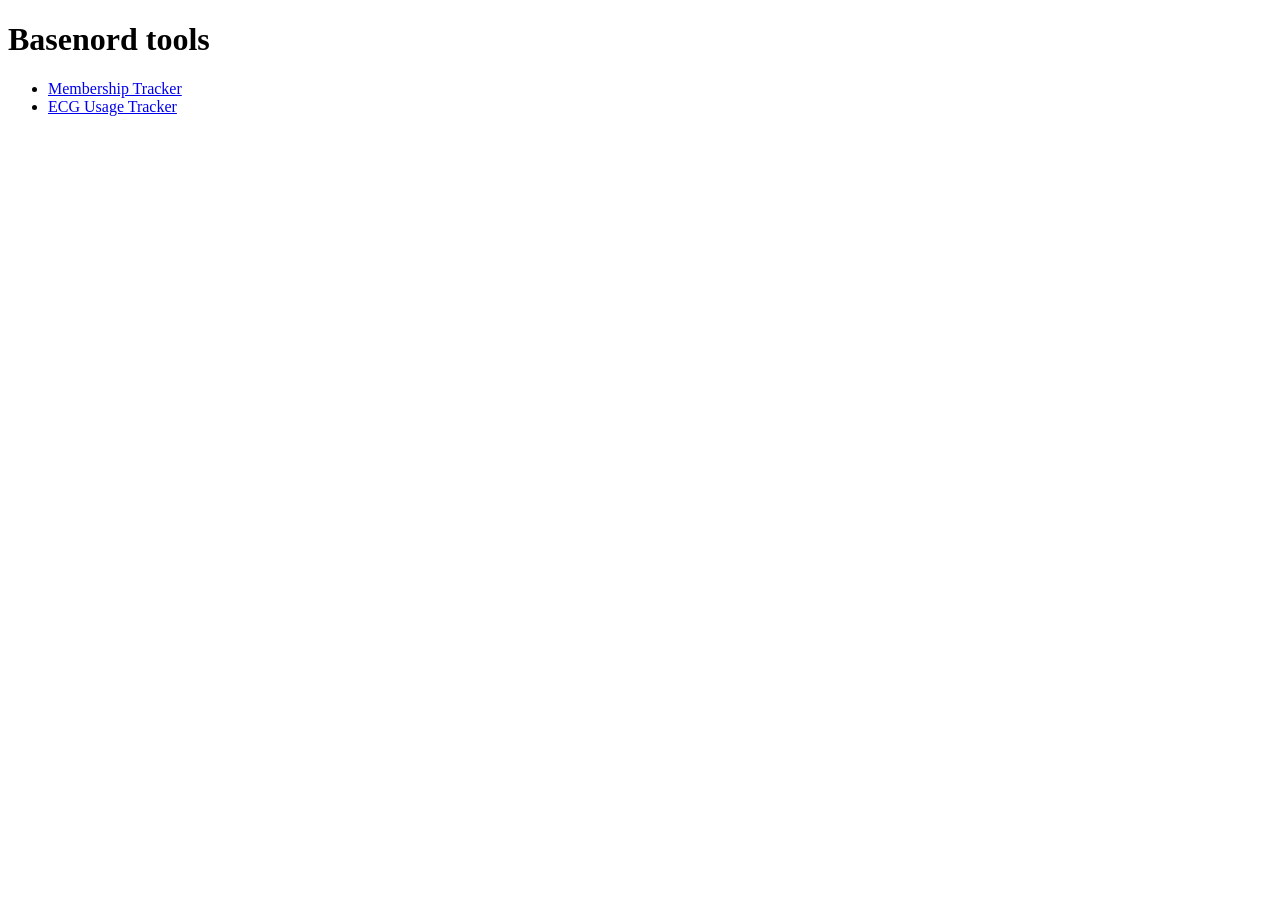
<file: index.html>
<!doctype html>
<html lang="en"><head><meta charset="utf-8"><meta name="viewport" content="width=device-width, initial-scale=1"><title>Basenord</title></head>
<body><h1>Basenord tools</h1><ul>
<li><a href="membership-tracker/">Membership Tracker</a></li>
<li><a href="ecg-tracker/">ECG Usage Tracker</a></li>
</ul></body></html>
</file>
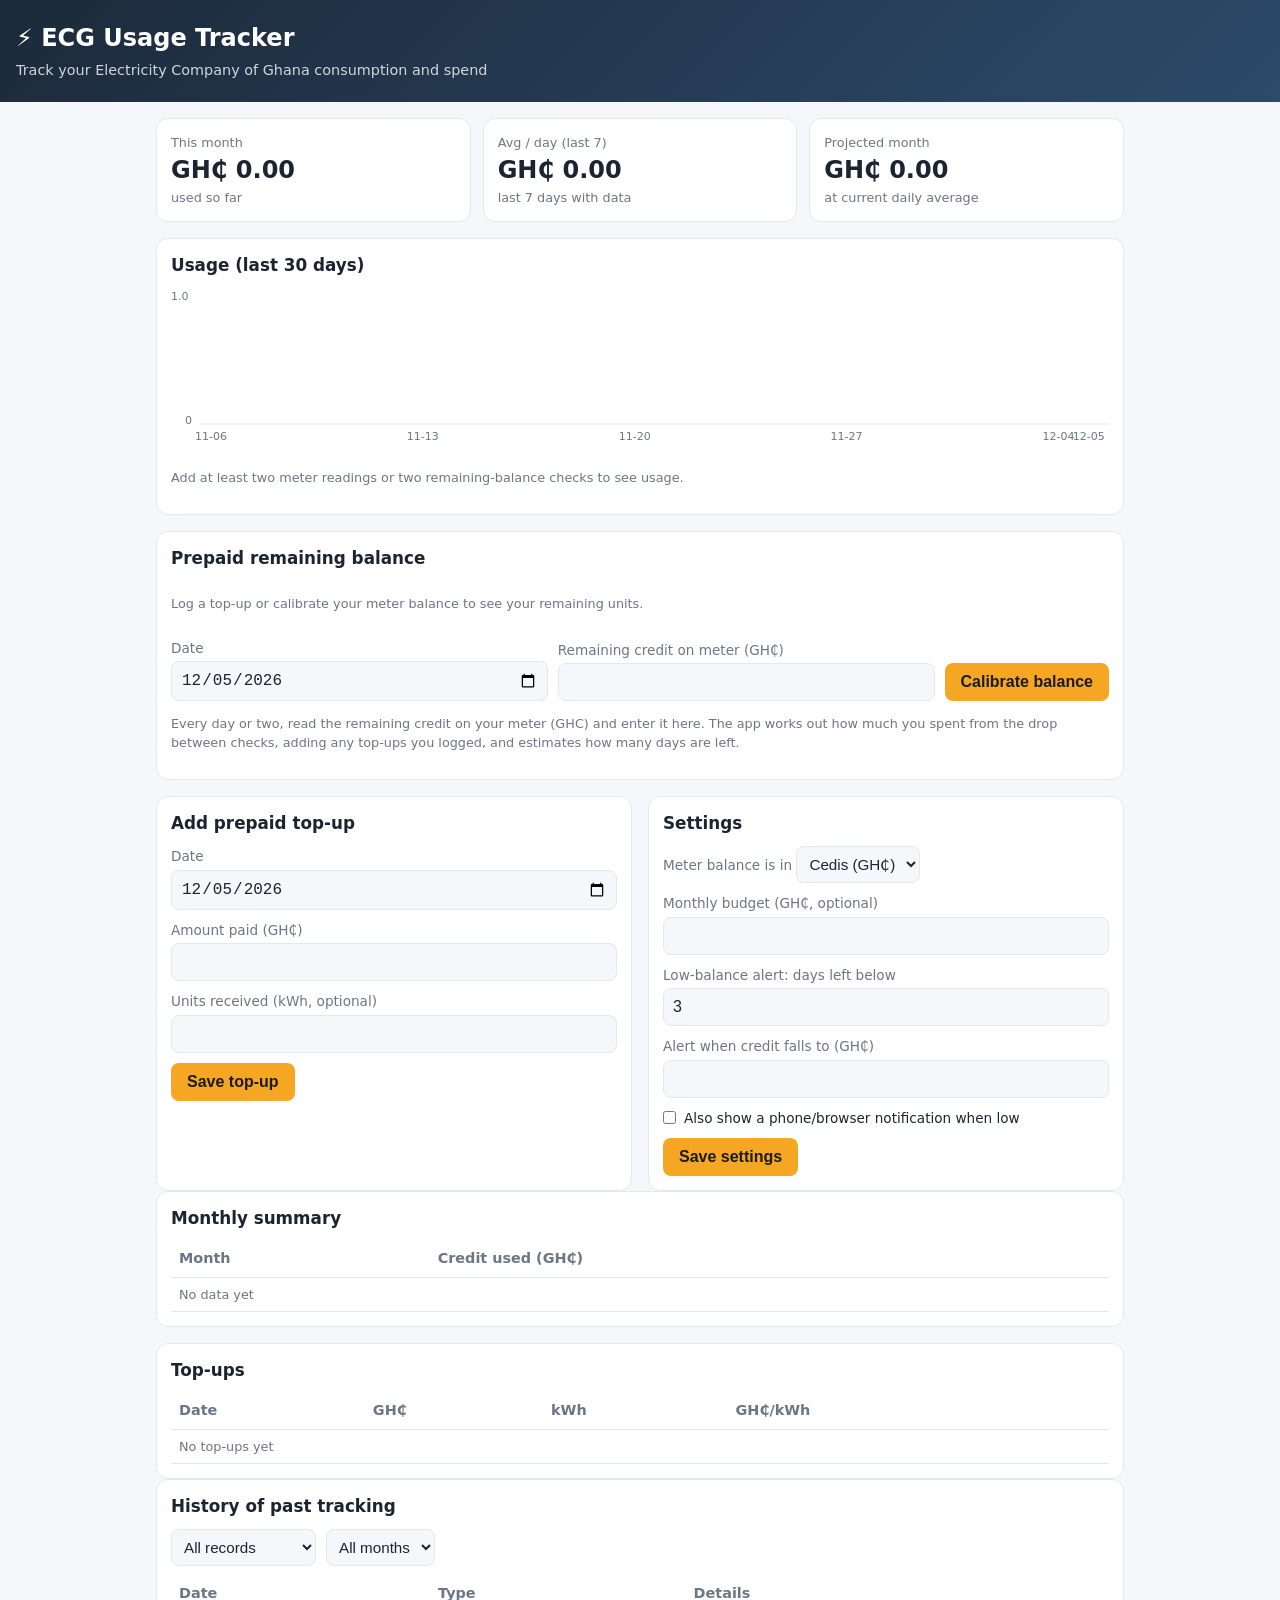
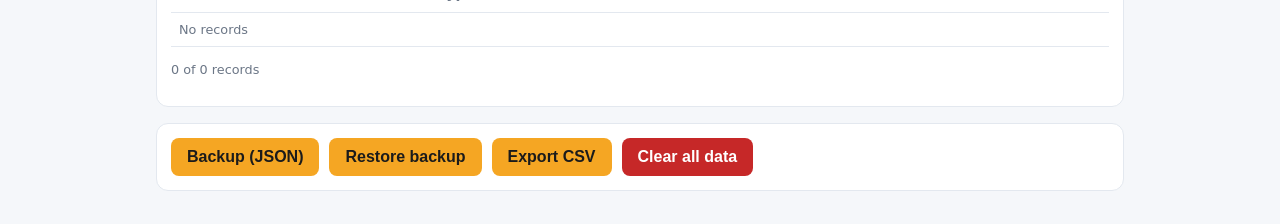
<file: ecg-tracker/index.html>
<!doctype html>
<html lang="en">
<head>
<meta charset="utf-8">
<meta name="viewport" content="width=device-width, initial-scale=1">
<title>ECG Usage Tracker</title>
<link rel="stylesheet" href="style.css">
<link rel="manifest" href="manifest.webmanifest">
<link rel="icon" href="icon.svg" type="image/svg+xml">
<link rel="apple-touch-icon" href="icon-192.png">
<meta name="theme-color" content="#1c2a3a">
</head>
<body>
<header>
  <h1>⚡ ECG Usage Tracker</h1>
  <p class="sub">Track your Electricity Company of Ghana consumption and spend</p>
</header>

<main>
  <div id="alert" class="alert" role="alert" hidden></div>
  <div id="offline" class="muted" hidden>Offline — your data is saved on this device.</div>
  <section class="cards" id="stats"></section>

  <section class="panel">
    <h2>Usage (last 30 days)</h2>
    <canvas id="chart" height="160"></canvas>
    <p id="chart-empty" class="muted" hidden>Add at least two meter readings or two remaining-balance checks to see usage.</p>
  </section>

  <section class="panel" id="balance-panel">
    <h2>Prepaid remaining balance</h2>
    <div id="balance-box"></div>
    <form id="balance-form" class="inline">
      <label>Date <input type="date" id="b-date" required></label>
      <label id="l-bal">Units showing on meter (kWh) <input type="number" id="b-units" step="0.01" min="0" required></label>
      <button type="submit">Calibrate balance</button>
    </form>
    <p id="bal-help" class="muted">Check your meter every day or two and enter the remaining units it shows. The app works out your usage from the drop between checks (adding any top-ups you logged), so you do not need a total reading.</p>
  </section>

  <div class="grid">
    <section class="panel kwh-only">
      <h2>Add meter reading <span class="muted">(only if your meter shows a total kWh)</span></h2>
      <form id="reading-form">
        <label>Date <input type="date" id="r-date" required></label>
        <label>Meter reading (kWh / units) <input type="number" id="r-value" step="0.01" min="0" required></label>
        <button type="submit">Save reading</button>
      </form>
      <p class="muted">Tip: read your meter at the same time each day for accurate daily usage. Prepaid? Press the meter's “remaining units” button and also log your top-ups below.</p>
    </section>

    <section class="panel">
      <h2>Add prepaid top-up</h2>
      <form id="topup-form">
        <label>Date <input type="date" id="t-date" required></label>
        <label>Amount paid (GH₵) <input type="number" id="t-amount" step="0.01" min="0" required></label>
        <label id="l-t-units">Units received (kWh) <input type="number" id="t-units" step="0.01" min="0" required></label>
        <button type="submit">Save top-up</button>
      </form>
    </section>

    <section class="panel">
      <h2>Settings</h2>
      <form id="settings-form">
        <label>Meter balance is in <select id="s-unit"><option value="ghs">Cedis (GH₵)</option><option value="kwh">Units (kWh)</option></select></label>
        <label class="kwh-only">Tariff (GH₵ per kWh) <input type="number" id="s-rate" step="0.0001" min="0" required></label>
        <label class="kwh-only">Monthly service charge (GH₵) <input type="number" id="s-service" step="0.01" min="0" required></label>
        <label>Monthly budget (GH₵, optional) <input type="number" id="s-budget" step="0.01" min="0"></label>
        <label>Low-balance alert: days left below <input type="number" id="s-alert-days" step="0.5" min="0"></label>
        <label id="l-alert-level">Alert when credit falls to (GH₵) <input type="number" id="s-alert-level" step="0.1" min="0"></label>
        <label class="check"><input type="checkbox" id="s-notify"> Also show a phone/browser notification when low</label>
        <button type="submit">Save settings</button>
      </form>
      <p class="muted kwh-only">Check the current PURC/ECG tariff for your customer class and enter it here — rates change over time. Costs shown are estimates.</p>
    </section>
  </div>

  <section class="panel">
    <h2>Monthly summary</h2>
    <div class="table-wrap"><table id="months"><thead><tr><th>Month</th><th id="m-h1">kWh used</th><th id="m-h2">Est. cost (GH₵)</th></tr></thead><tbody></tbody></table></div>
  </section>

  <div class="grid two">
    <section class="panel kwh-only">
      <h2>Readings</h2>
      <div class="table-wrap"><table id="readings"><thead><tr><th>Date</th><th>Reading</th><th>Used since previous</th><th></th></tr></thead><tbody></tbody></table></div>
    </section>
    <section class="panel">
      <h2>Top-ups</h2>
      <div class="table-wrap"><table id="topups"><thead><tr><th>Date</th><th>GH₵</th><th>kWh</th><th>GH₵/kWh</th><th></th></tr></thead><tbody></tbody></table></div>
    </section>
  </div>

  <section class="panel">
    <h2>History of past tracking</h2>
    <div class="filters">
      <select id="h-type"><option value="">All records</option><option value="reading">Readings</option><option value="topup">Top-ups</option><option value="balance">Balance checks</option></select>
      <select id="h-month"><option value="">All months</option></select>
    </div>
    <div class="table-wrap"><table id="history"><thead><tr><th>Date</th><th>Type</th><th>Details</th><th></th></tr></thead><tbody></tbody></table></div>
    <p id="h-count" class="muted"></p>
  </section>

  <section class="panel actions">
    <button id="backup">Backup (JSON)</button>
    <button id="restore">Restore backup</button>
    <input type="file" id="restore-file" accept="application/json" hidden>
    <button id="export">Export CSV</button>
    <button id="clear" class="danger">Clear all data</button>
  </section>
</main>

<script src="app.js"></script>
</body>
</html>
</file>
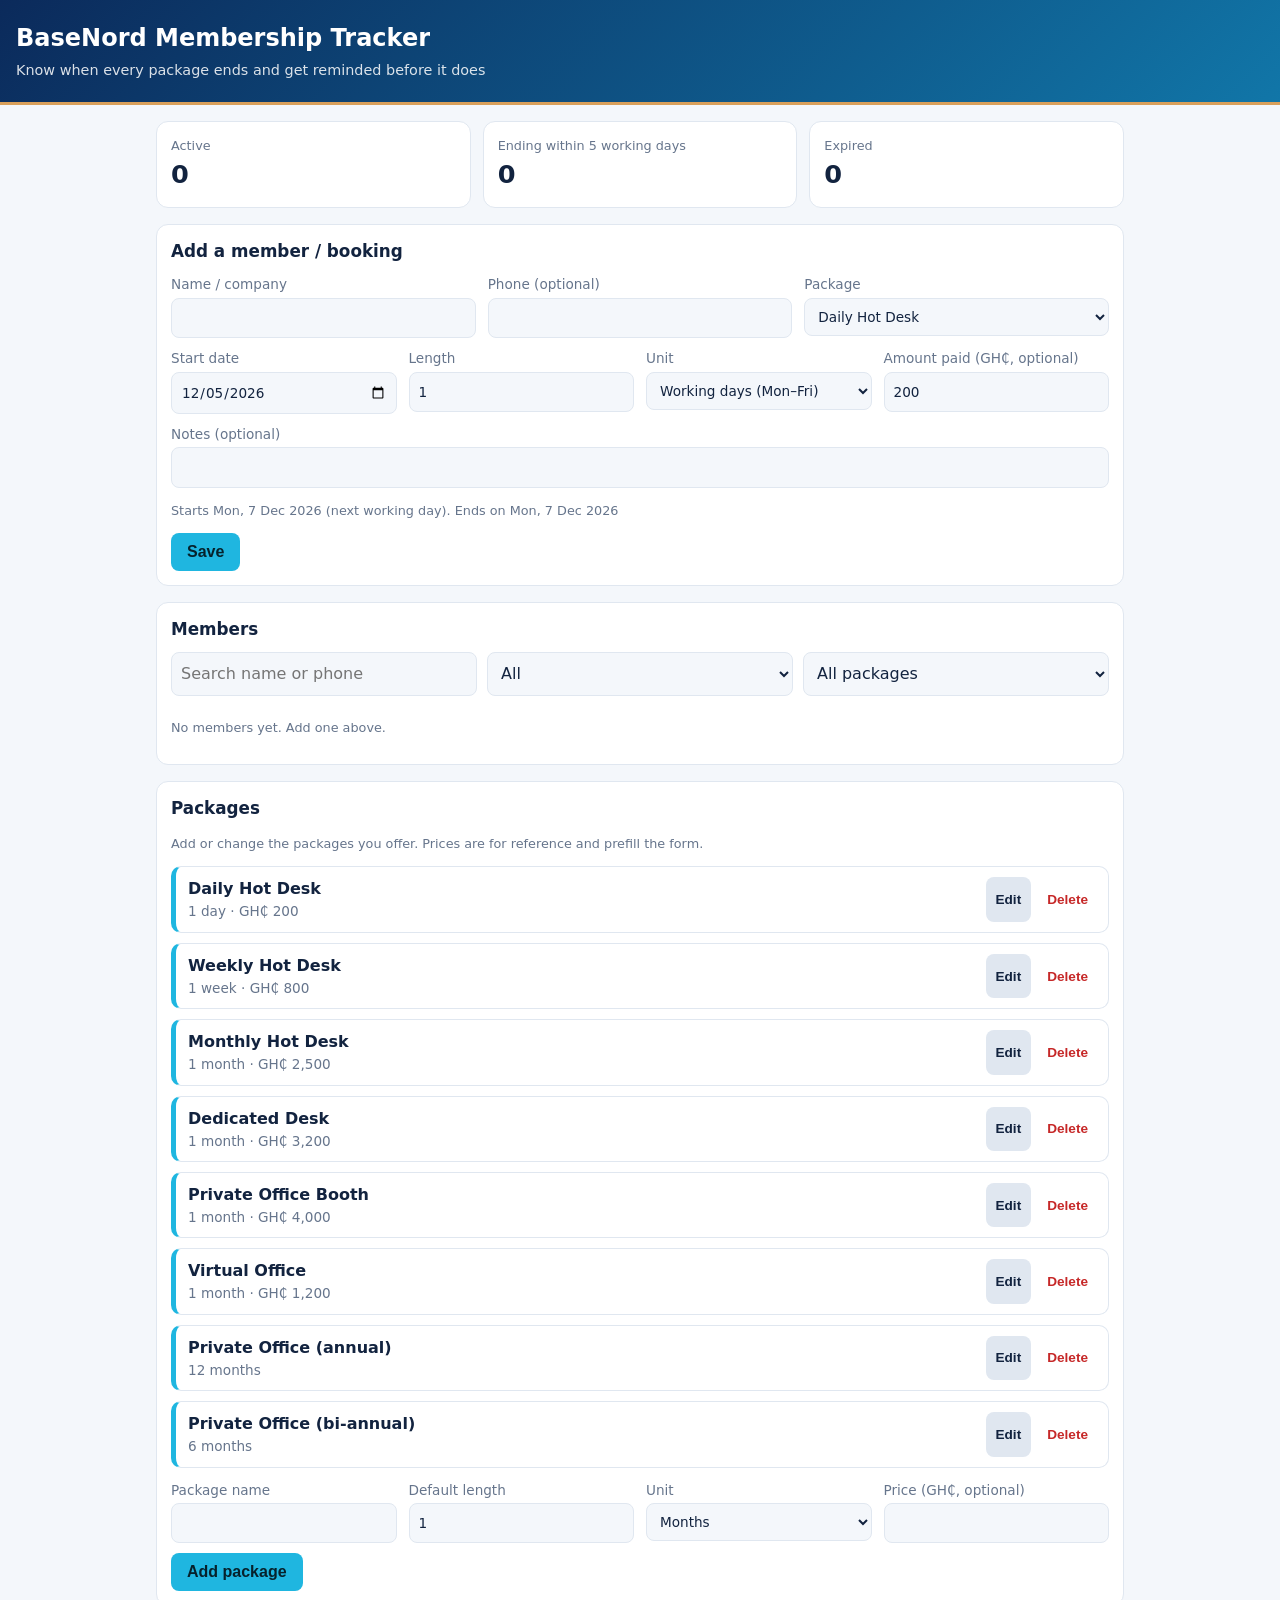
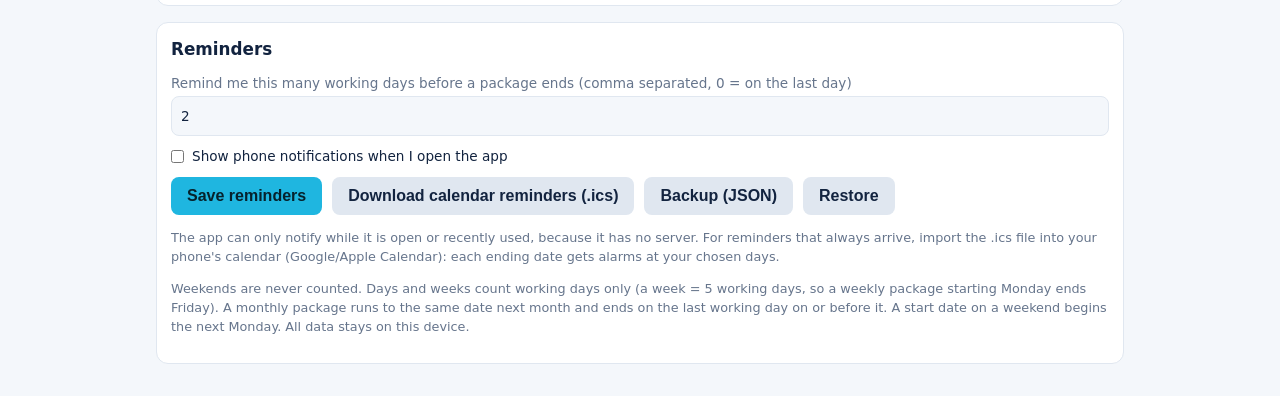
<file: membership-tracker/index.html>
<!doctype html>
<html lang="en">
<head>
<meta charset="utf-8">
<meta name="viewport" content="width=device-width, initial-scale=1">
<title>BaseNord Membership Tracker</title>
<link rel="stylesheet" href="style.css">
<link rel="manifest" href="manifest.webmanifest">
<link rel="icon" href="icon.svg" type="image/svg+xml">
<link rel="apple-touch-icon" href="icon-192.png">
<meta name="theme-color" content="#0b2a5b">
</head>
<body>
<header>
  <h1>BaseNord Membership Tracker</h1>
  <p class="sub">Know when every package ends and get reminded before it does</p>
</header>

<main>
  <div id="alert" class="alert" role="alert" hidden></div>
  <section class="cards" id="stats"></section>

  <section class="panel">
    <h2 id="form-title">Add a member / booking</h2>
    <form id="member-form">
      <div class="row">
        <label>Name / company <input id="m-name" required></label>
        <label>Phone (optional) <input id="m-phone" type="tel"></label>
        <label>Package <select id="m-pkg" required></select></label>
      </div>
      <div class="row">
        <label>Start date <input type="date" id="m-start" required></label>
        <label>Length <input type="number" id="m-count" min="1" step="1" required></label>
        <label>Unit <select id="m-unit"><option value="day">Working days (Mon–Fri)</option><option value="week">Weeks (5 working days)</option><option value="month">Months</option></select></label>
        <label>Amount paid (GH₵, optional) <input type="number" id="m-price" min="0" step="0.01"></label>
      </div>
      <label>Notes (optional) <input id="m-notes"></label>
      <p class="muted" id="m-end-preview"></p>
      <div class="actions">
        <button type="submit" id="m-submit">Save</button>
        <button type="button" class="ghost" id="m-cancel" hidden>Cancel edit</button>
      </div>
    </form>
  </section>

  <section class="panel">
    <h2>Members</h2>
    <div class="filters">
      <input id="f-search" type="search" placeholder="Search name or phone">
      <select id="f-status">
        <option value="all">All</option>
        <option value="soon">Ending soon</option>
        <option value="active">Active</option>
        <option value="expired">Expired</option>
      </select>
      <select id="f-pkg"></select>
    </div>
    <div class="list" id="list"></div>
    <p class="muted" id="list-empty" hidden>No members yet. Add one above.</p>
  </section>

  <section class="panel">
    <h2>Packages</h2>
    <p class="muted">Add or change the packages you offer. Prices are for reference and prefill the form.</p>
    <div class="list" id="pkg-list"></div>
    <form id="pkg-form" style="margin-top:12px">
      <div class="row">
        <label>Package name <input id="p-name" required></label>
        <label>Default length <input type="number" id="p-count" min="1" step="1" value="1" required></label>
        <label>Unit <select id="p-unit"><option value="day">Working days (Mon–Fri)</option><option value="week">Weeks (5 working days)</option><option value="month" selected>Months</option></select></label>
        <label>Price (GH₵, optional) <input type="number" id="p-price" min="0" step="0.01"></label>
      </div>
      <div class="actions">
        <button type="submit" id="p-submit">Add package</button>
        <button type="button" class="ghost" id="p-cancel" hidden>Cancel edit</button>
      </div>
    </form>
  </section>

  <section class="panel">
    <h2>Reminders</h2>
    <label>Remind me this many working days before a package ends (comma separated, 0 = on the last day)
      <input id="s-remind" placeholder="2"></label>
    <label class="check"><input type="checkbox" id="s-notify"> Show phone notifications when I open the app</label>
    <div class="actions">
      <button id="s-save">Save reminders</button>
      <button class="ghost" id="ics">Download calendar reminders (.ics)</button>
      <button class="ghost" id="export">Backup (JSON)</button>
      <button class="ghost" id="import">Restore</button>
      <input type="file" id="import-file" accept="application/json" hidden>
    </div>
    <p class="muted">The app can only notify while it is open or recently used, because it has no server. For reminders that always arrive, import the .ics file into your phone's calendar (Google/Apple Calendar): each ending date gets alarms at your chosen days.</p>
    <p class="muted">Weekends are never counted. Days and weeks count working days only (a week = 5 working days, so a weekly package starting Monday ends Friday). A monthly package runs to the same date next month and ends on the last working day on or before it. A start date on a weekend begins the next Monday. All data stays on this device.</p>
  </section>
</main>
<script src="app.js"></script>
<script>if ("serviceWorker" in navigator) navigator.serviceWorker.register("sw.js").catch(() => {});</script>
</body>
</html>
</file>
<file: ecg-tracker/style.css>
:root{--bg:#f5f7fa;--card:#fff;--text:#1b2430;--muted:#6b7686;--accent:#f5a623;--accent-d:#c97f00;--green:#0a8f4d;--red:#c62828;--line:#e3e8ef}
@media (prefers-color-scheme:dark){:root{--bg:#10151c;--card:#1a212b;--text:#e8edf3;--muted:#8d99a8;--line:#2a3441}}
*{box-sizing:border-box}
body{margin:0;font:16px/1.5 system-ui,sans-serif;background:var(--bg);color:var(--text)}
header{background:linear-gradient(135deg,#1c2a3a,#2d4a6b);color:#fff;padding:20px 16px}
header h1{margin:0;font-size:1.5rem}.sub{margin:4px 0 0;opacity:.8;font-size:.9rem}
main{max-width:1000px;margin:0 auto;padding:16px}
.cards{display:grid;grid-template-columns:repeat(auto-fit,minmax(150px,1fr));gap:12px;margin-bottom:16px}
.card,.panel{background:var(--card);border:1px solid var(--line);border-radius:12px;padding:14px}
.panel{margin-bottom:16px}.card .label{color:var(--muted);font-size:.8rem}.card .value{font-size:1.5rem;font-weight:700}
.card .note{font-size:.8rem;color:var(--muted)}.over{color:var(--red)}.ok{color:var(--green)}
h2{margin:0 0 10px;font-size:1.05rem}
.grid{display:grid;grid-template-columns:repeat(auto-fit,minmax(260px,1fr));gap:16px}.grid.two{grid-template-columns:repeat(auto-fit,minmax(300px,1fr))}
.grid .panel{margin:0}
label{display:block;font-size:.85rem;color:var(--muted);margin-bottom:10px}
input{display:block;width:100%;margin-top:3px;padding:9px;font-size:1rem;border:1px solid var(--line);border-radius:8px;background:var(--bg);color:var(--text)}
button{background:var(--accent);color:#1b1b1b;border:0;border-radius:8px;padding:10px 16px;font-size:1rem;font-weight:600;cursor:pointer}
button:hover{background:var(--accent-d);color:#fff}button.danger{background:var(--red);color:#fff}
button.del{background:none;color:var(--red);padding:0 6px}
.muted{color:var(--muted);font-size:.8rem}
.table-wrap{overflow-x:auto;max-height:340px;overflow-y:auto}
table{width:100%;border-collapse:collapse;font-size:.9rem}
th,td{text-align:left;padding:7px 8px;border-bottom:1px solid var(--line);white-space:nowrap}
th{color:var(--muted);font-weight:600;position:sticky;top:0;background:var(--card)}
.actions{display:flex;gap:10px;flex-wrap:wrap}
canvas{width:100%}
#balance-box{display:flex;gap:16px;flex-wrap:wrap;margin-bottom:12px}
#balance-box .card{flex:1 1 150px}
form.inline{display:flex;gap:10px;flex-wrap:wrap;align-items:flex-end}form.inline label{flex:1 1 160px;margin:0}
.filters{display:flex;gap:10px;margin-bottom:10px}select{padding:8px;border-radius:8px;border:1px solid var(--line);background:var(--bg);color:var(--text);font-size:.95rem}
.tag{padding:1px 8px;border-radius:99px;font-size:.75rem;background:var(--line)}
.alert{background:var(--red);color:#fff;padding:12px 14px;border-radius:12px;margin-bottom:16px;font-weight:600}
.alert.warn{background:var(--accent);color:#1b1b1b}
label.check{display:flex;gap:8px;align-items:center;color:var(--text)}label.check input{width:auto;margin:0}
[hidden]{display:none!important}
</file>
<file: membership-tracker/style.css>
:root{--bg:#f4f7fb;--card:#fff;--text:#12233f;--muted:#66758c;--accent:#1fb6e0;--accent-d:#0b8fb3;--gold:#d9a05b;--green:#0a8f4d;--red:#c62828;--amber:#c97f00;--line:#e0e7f0}
@media (prefers-color-scheme:dark){:root{--bg:#0d1522;--card:#16202f;--text:#e8edf5;--muted:#8d9bb0;--line:#273448}}
*{box-sizing:border-box}
body{margin:0;font:16px/1.5 system-ui,sans-serif;background:var(--bg);color:var(--text)}
header{background:linear-gradient(135deg,#0b2a5b,#1176a8);color:#fff;padding:20px 16px;border-bottom:3px solid var(--gold)}
header h1{margin:0;font-size:1.5rem}.sub{margin:4px 0 0;opacity:.85;font-size:.9rem}
main{max-width:1000px;margin:0 auto;padding:16px}
.cards{display:grid;grid-template-columns:repeat(auto-fit,minmax(140px,1fr));gap:12px;margin-bottom:16px}
.card,.panel{background:var(--card);border:1px solid var(--line);border-radius:12px;padding:14px}
.panel{margin-bottom:16px}.card .label{color:var(--muted);font-size:.8rem}.card .value{font-size:1.6rem;font-weight:700}
h2{margin:0 0 10px;font-size:1.05rem}
label{display:block;font-size:.85rem;color:var(--muted);margin-bottom:10px}
input,select,textarea{display:block;width:100%;margin-top:3px;padding:9px;font:inherit;border:1px solid var(--line);border-radius:8px;background:var(--bg);color:var(--text)}
.row{display:grid;grid-template-columns:repeat(auto-fit,minmax(170px,1fr));gap:0 12px}
button{background:var(--accent);color:#06222c;border:0;border-radius:8px;padding:10px 16px;font-size:1rem;font-weight:600;cursor:pointer}
button:hover{background:var(--accent-d);color:#fff}button.ghost{background:var(--line);color:var(--text)}
button.small{padding:5px 10px;font-size:.85rem}button.danger{background:none;color:var(--red);padding:5px 8px;font-size:.85rem}
.muted{color:var(--muted);font-size:.8rem}
.alert{padding:12px 14px;border-radius:12px;margin-bottom:16px;font-weight:600;background:var(--red);color:#fff}
.alert.warn{background:var(--gold);color:#1b1b1b}
.filters{display:flex;gap:10px;flex-wrap:wrap;margin-bottom:10px}.filters select,.filters input{margin:0;width:auto;flex:1 1 150px}
.list{display:grid;gap:10px}
.item{display:grid;grid-template-columns:1fr auto;gap:4px 12px;border:1px solid var(--line);border-left:5px solid var(--green);border-radius:10px;padding:10px 12px;background:var(--card)}
.item.soon{border-left-color:var(--amber)}.item.expired{border-left-color:var(--red)}
.item .name{font-weight:700}.item .meta{color:var(--muted);font-size:.85rem}
.badge{align-self:start;justify-self:end;padding:2px 10px;border-radius:99px;font-size:.8rem;font-weight:700;background:var(--green);color:#fff;white-space:nowrap}
.soon .badge{background:var(--amber)}.expired .badge{background:var(--red)}
.item .btns{grid-column:1/-1;display:flex;gap:8px;flex-wrap:wrap}
.actions{display:flex;gap:10px;flex-wrap:wrap}
label.check{display:flex;gap:8px;align-items:center;color:var(--text)}label.check input{width:auto;margin:0}
[hidden]{display:none!important}
</file>
